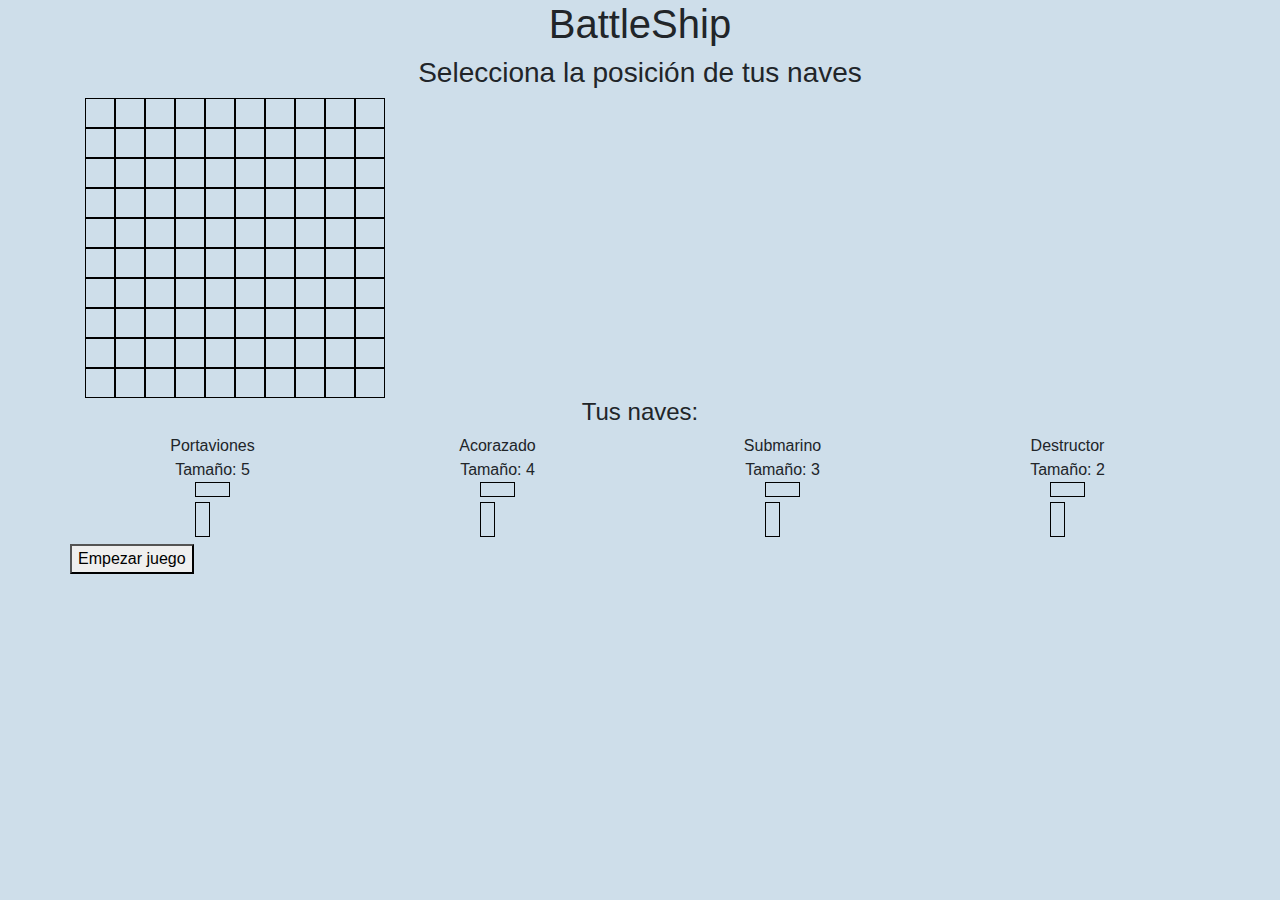
<file: Batalla Naval/index.html>
<!DOCTYPE html>
<html>
    <head>
        <meta charset="UTF-8">
        <link rel="stylesheet" href="https://stackpath.bootstrapcdn.com/bootstrap/4.3.1/css/bootstrap.min.css" integrity="sha384-ggOyR0iXCbMQv3Xipma34MD+dH/1fQ784/j6cY/iJTQUOhcWr7x9JvoRxT2MZw1T" crossorigin="anonymous">
        <link rel="stylesheet" href="battle.css" type="text/css" />
        <title>BattleShip Game</title>
    </head>
    <body>
        <h1>BattleShip</h1>
        <h3>Selecciona la posición de tus naves</h3>
        <div class="container">
            <div class="row">
                <div class="col">
                    <div id="board">
                    </div>
                </div>
                <div class="col">
                    <div id="boardAttack">
                    </div>
                </div>
            </div>
            <h4>Tus naves:</h4>
            <div id="ships" class="row">
                <div class="col"> 
                    <div>
                        <span>Portaviones</span></br>
                        <span>Tamaño: 5</span>
                    </div>
                    <div class="position"></div>
                </div>
                <div class="col"> 
                    <div>
                        <span>Acorazado</span></br>
                        <span>Tamaño: 4</span>
                    </div>
                    <div class="position"></div>
                </div>
                <div class="col"> 
                    <div>
                        <span>Submarino</span></br>
                        <span>Tamaño: 3</span>
                    </div>
                    <div class="position"></div>
                </div>
                <div class="col"> 
                    <div>
                        <span>Destructor</span></br>
                        <span>Tamaño: 2</span>
                    </div>
                    <div class="position"></div>
                </div>           
            </div>
            <div class="row">
                <button id="button" onclick="startGame()">Empezar juego</button>
            </div>
        </div>
        <script type="text/javascript" src="battle.js"></script>
    </body>
</html>
</file>
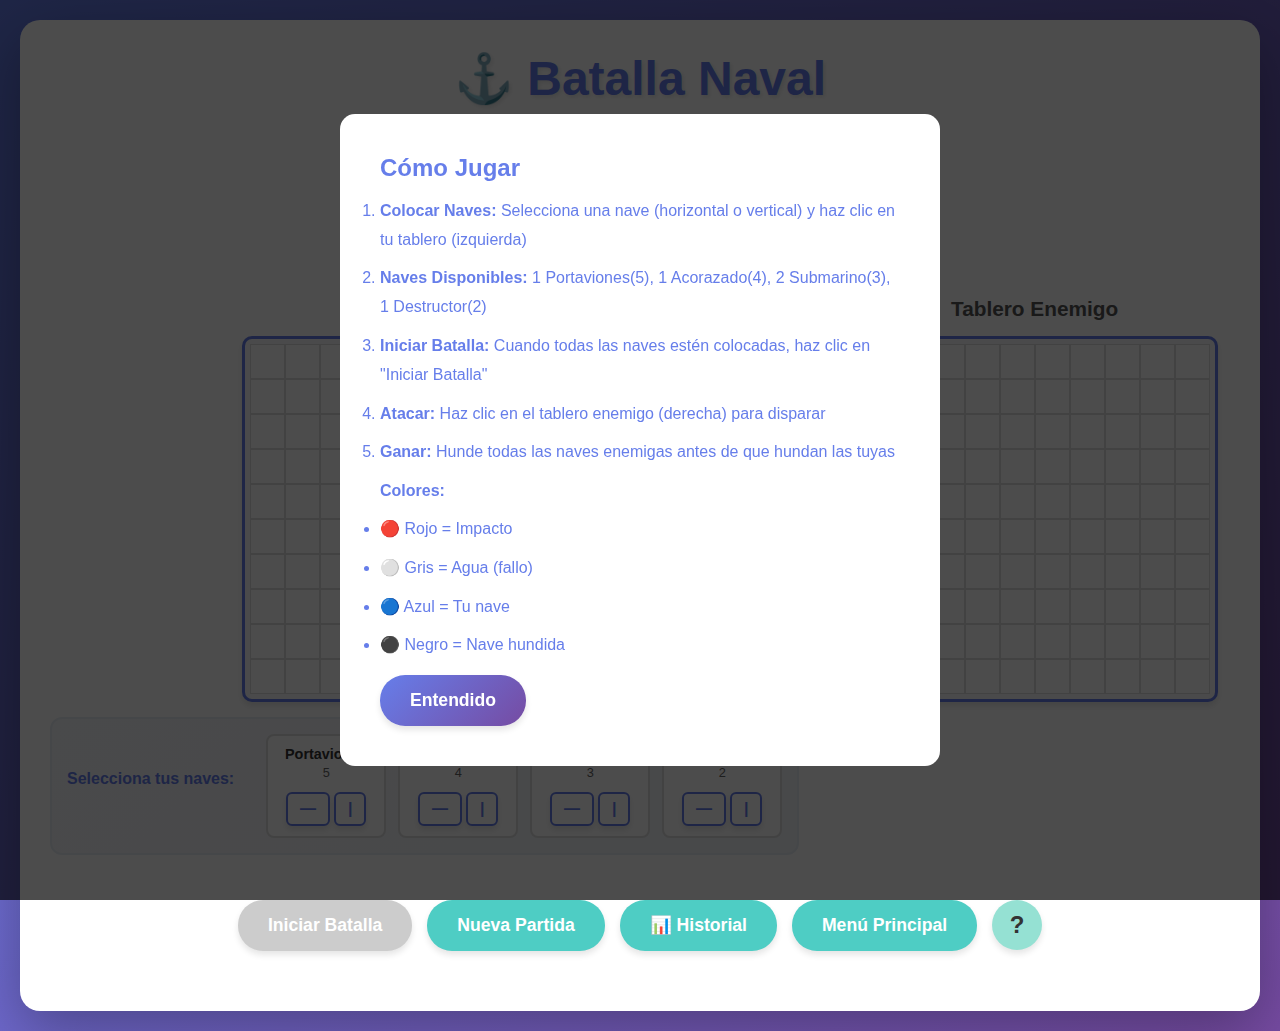
<file: Batalla Naval/classic.html>
<!DOCTYPE html>
<html lang="es">
    <head>
        <meta charset="UTF-8">
        <meta name="viewport" content="width=device-width, initial-scale=1.0">
        <link rel="stylesheet" href="battle-base.css" type="text/css" />
        <title>BattleShip - Modo Clásico</title>
    </head>
    <body>
        <div class="game-container">
            <header>
                <h1>⚓ Batalla Naval</h1>
                <div id="phaseDisplay" class="phase-display">Fase: Preparación</div>
            </header>

            <div id="message" class="message"></div>

            <div class="boards-container">
                <div class="board-section">
                    <h3>Tu Tablero</h3>
                    <div id="board" class="game-board"></div>
                    <div id="ships" class="ships-container">
                    </div>
                </div>

                <div class="board-section">
                    <h3>Tablero Enemigo</h3>
                    <div id="boardAttack" class="game-board"></div>
                </div>
            </div>

            <div id="controls" class="controls-container">
            </div>
        </div>

        <script type="text/javascript" src="battle-core.js"></script>
        <script type="text/javascript" src="classic.js"></script>
    </body>
</html>
</file>
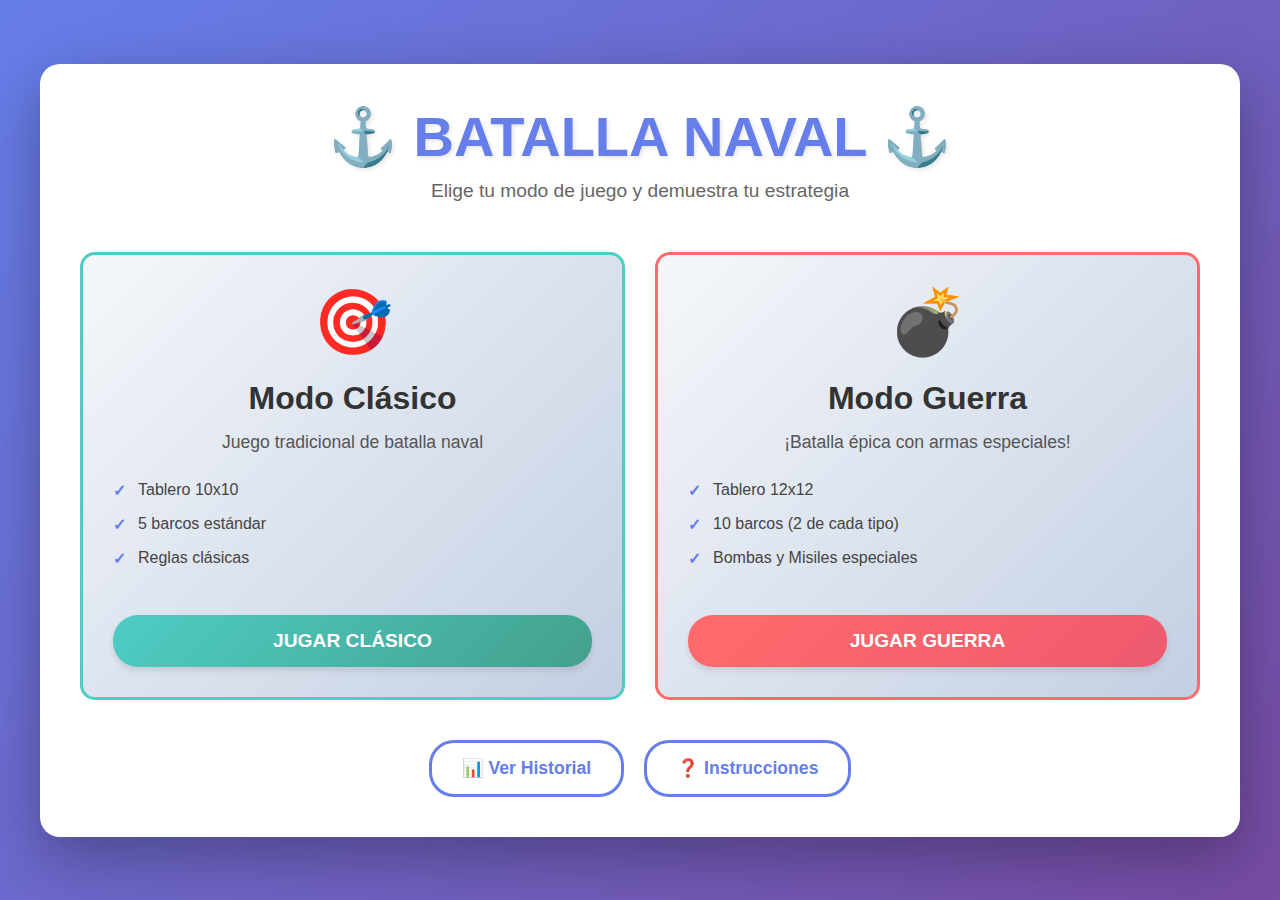
<file: Batalla Naval/menu.html>
<!DOCTYPE html>
<html lang="es">
<head>
    <meta charset="UTF-8">
    <meta name="viewport" content="width=device-width, initial-scale=1.0">
    <title>Batalla Naval - Menú Principal</title>
    <link rel="stylesheet" href="menu.css">
</head>
<body>
    <div class="menu-container">
        <header class="menu-header">
            <h1>⚓ BATALLA NAVAL ⚓</h1>
            <p class="subtitle">Elige tu modo de juego y demuestra tu estrategia</p>
        </header>

        <div class="menu-content">
            <div class="game-modes">
                <div class="mode-card classic-mode">
                    <div class="mode-icon">🎯</div>
                    <h2>Modo Clásico</h2>
                    <p>Juego tradicional de batalla naval</p>
                    <ul class="mode-features">
                        <li>Tablero 10x10</li>
                        <li>5 barcos estándar</li>
                        <li>Reglas clásicas</li>
                    </ul>
                    <button onclick="location.href='classic.html'" class="btn-play classic-btn">
                        JUGAR CLÁSICO
                    </button>
                </div>

                <div class="mode-card war-mode">
                    <div class="mode-icon">💣</div>
                    <h2>Modo Guerra</h2>
                    <p>¡Batalla épica con armas especiales!</p>
                    <ul class="mode-features">
                        <li>Tablero 12x12</li>
                        <li>10 barcos (2 de cada tipo)</li>
                        <li>Bombas y Misiles especiales</li>
                    </ul>
                    <button onclick="location.href='war.html'" class="btn-play war-btn">
                        JUGAR GUERRA
                    </button>
                </div>
            </div>

            <div class="menu-buttons">
                <button onclick="showHistory()" class="btn-secondary">
                    📊 Ver Historial
                </button>
                <button onclick="showInstructions()" class="btn-secondary">
                    ❓ Instrucciones
                </button>
            </div>
        </div>
    </div>

    <div id="historyModal" class="modal-overlay" style="display: none;">
        <div class="modal-content">
            <h2>Historial de Partidas</h2>
            <div id="historyContent"></div>
            <button onclick="closeHistory()" class="btn-primary">Cerrar</button>
        </div>
    </div>

    <div id="instructionsModal" class="modal-overlay" style="display: none;">
        <div class="modal-content">
            <h2>Instrucciones</h2>
            <div class="instructions-content">
                <h3>Modo Clásico</h3>
                <p>Juego tradicional de batalla naval en tablero 10x10 con 5 barcos.</p>
                
                <h3>Modo Guerra</h3>
                <p>Batalla épica en tablero 12x12 con 10 barcos y armas especiales:</p>
                <ul>
                    <li><strong>Bomba 💣:</strong> Ataque en área 3x3</li>
                    <li><strong>Misil 🚀:</strong> Ataque lineal de 3 casillas (horizontal o vertical)</li>
                </ul>
            </div>
            <button onclick="closeInstructions()" class="btn-primary">Entendido</button>
        </div>
    </div>

    <script src="menu.js"></script>
</body>
</html>
</file>
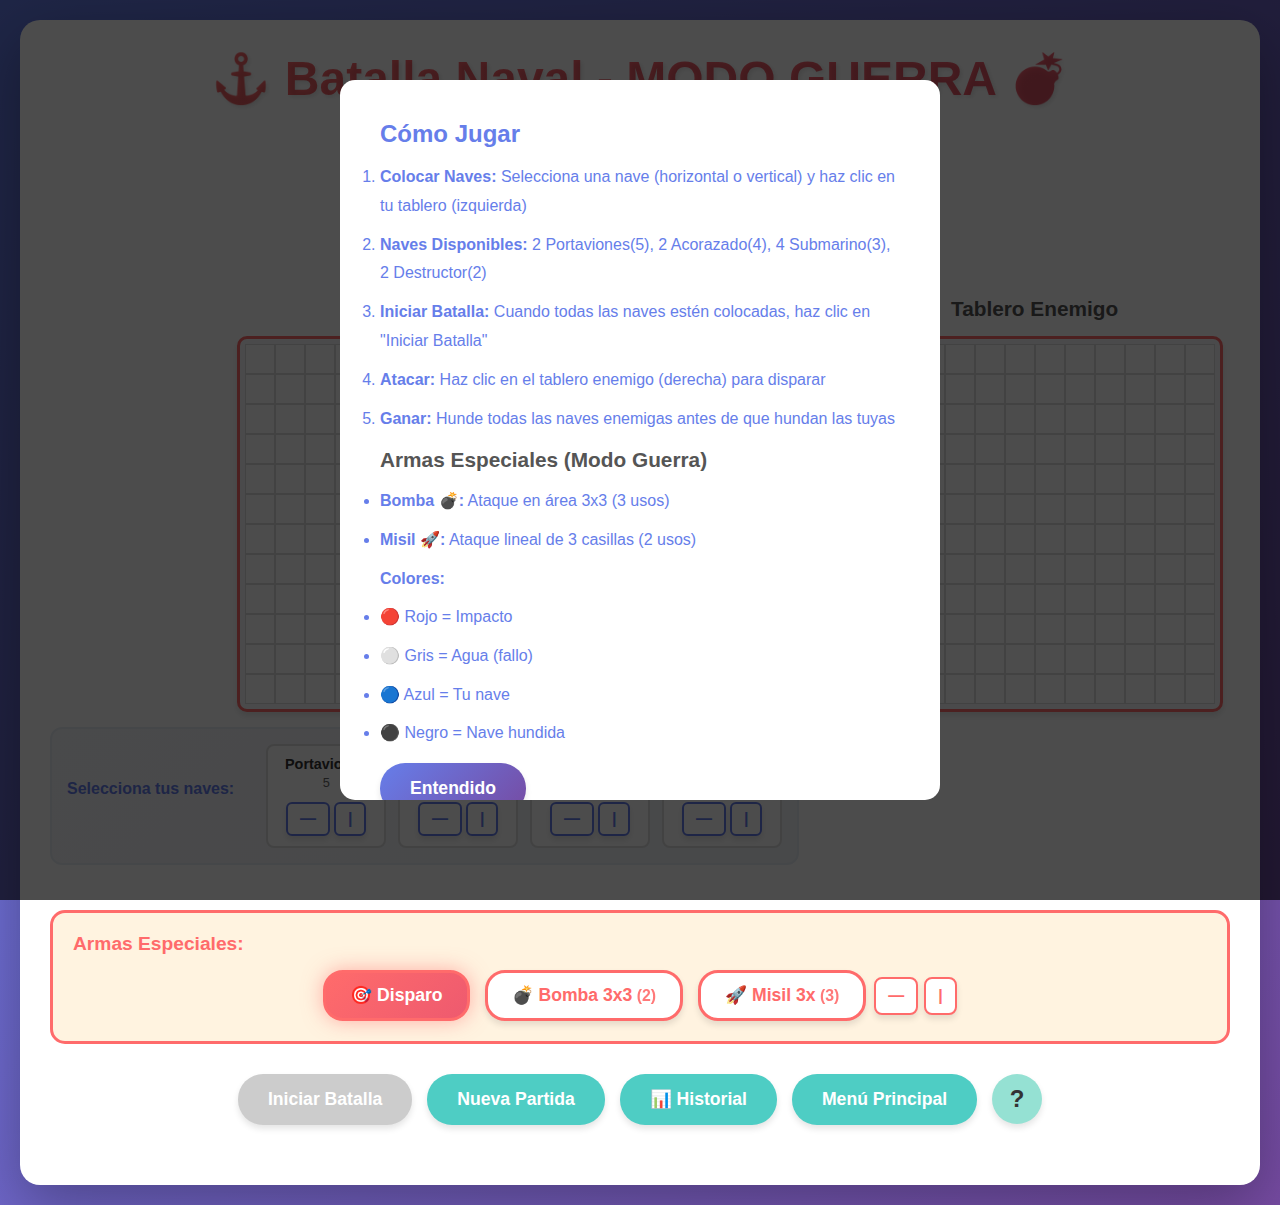
<file: Batalla Naval/war.html>
<!DOCTYPE html>
<html lang="es">
    <head>
        <meta charset="UTF-8">
        <meta name="viewport" content="width=device-width, initial-scale=1.0">
        <link rel="stylesheet" href="battle-base.css" type="text/css" />
        <link rel="stylesheet" href="war.css" type="text/css" />
        <title>BattleShip - Modo Guerra</title>
    </head>
    <body>
        <div class="game-container war-mode">
            <header>
                <h1>⚓ Batalla Naval - MODO GUERRA 💣</h1>
                <div id="phaseDisplay" class="phase-display">Fase: Preparación</div>
            </header>

            <div id="message" class="message"></div>

            <div class="boards-container">
                <div class="board-section">
                    <h3>Tu Tablero</h3>
                    <div id="board" class="game-board"></div>
                    <div id="ships" class="ships-container">
                    </div>
                </div>

                <div class="board-section">
                    <h3>Tablero Enemigo</h3>
                    <div id="boardAttack" class="game-board"></div>
                </div>
            </div>

            <div id="weapons" class="weapons-container">
            </div>

            <div id="controls" class="controls-container">
            </div>
        </div>

        <script type="text/javascript" src="battle-core.js"></script>
        <script type="text/javascript" src="war.js"></script>
    </body>
</html>
</file>
<file: Batalla Naval/battle.css>
body{
    background-color: #CEDEEA;
    text-align: center;
}
#board{
    width: 300px;
    height: 300px;
}
.myRow{
    width: 300px;
    height: 30px;
}
.grid{
    width: 30px;
    height: 30px;
    border: black 0.5px solid;
    display: inline-block
}
.position{
    display: inline-block;
}
.horizontal{
    width: 35px;
    height: 15px;
    border: black 0.5px solid;
}
.vertical{
    width: 15px;
    height: 35px;
    border: black 0.5px solid;
    margin-top: 5px;
}
.selected{
    background-color: blue;
}
.hit{
    background-color: red;
}
.miss{
    background-color: gray;
}
</file>
<file: Batalla Naval/battle-base.css>
* {
    margin: 0;
    padding: 0;
    box-sizing: border-box;
}

body {
    font-family: 'Segoe UI', Tahoma, Geneva, Verdana, sans-serif;
    background: linear-gradient(135deg, #667eea 0%, #764ba2 100%);
    min-height: 100vh;
    padding: 20px;
    color: #333;
}

.game-container {
    max-width: 1400px;
    margin: 0 auto;
    background: white;
    border-radius: 20px;
    padding: 30px;
    box-shadow: 0 20px 60px rgba(0, 0, 0, 0.3);
}

header {
    text-align: center;
    margin-bottom: 30px;
}

h1 {
    color: #667eea;
    font-size: 3em;
    margin-bottom: 15px;
    text-shadow: 2px 2px 4px rgba(0, 0, 0, 0.1);
}

h3 {
    color: #555;
    font-size: 1.3em;
    margin-bottom: 15px;
}

h4 {
    color: #667eea;
    margin-bottom: 15px;
    font-size: 1.2em;
}

.phase-display {
    display: inline-block;
    padding: 12px 30px;
    border-radius: 25px;
    font-weight: bold;
    font-size: 1.1em;
    margin-bottom: 20px;
    transition: all 0.3s ease;
}

.phase-setup {
    background: #4ECDC4;
    color: white;
}

.phase-battle {
    background: #FF6B6B;
    color: white;
    animation: pulse 2s infinite;
}

.phase-end {
    background: #95E1D3;
    color: #333;
}

@keyframes pulse {
    0%, 100% { transform: scale(1); }
    50% { transform: scale(1.05); }
}

.message {
    padding: 15px 25px;
    border-radius: 10px;
    margin: 20px auto;
    max-width: 600px;
    min-height: 50px;
    font-weight: bold;
    text-align: center;
    animation: slideIn 0.3s ease;
    visibility: hidden;
    opacity: 0;
    transition: opacity 0.3s ease, visibility 0.3s ease;
}

@keyframes slideIn {
    from {
        opacity: 0;
        transform: translateY(-20px);
    }
    to {
        opacity: 1;
        transform: translateY(0);
    }
}

.message-success {
    background: #d4edda;
    color: #155724;
    border: 2px solid #c3e6cb;
}

.message-error {
    background: #f8d7da;
    color: #721c24;
    border: 2px solid #f5c6cb;
}

.message-info {
    background: #d1ecf1;
    color: #0c5460;
    border: 2px solid #bee5eb;
}

.message-warning {
    background: #fff3cd;
    color: #856404;
    border: 2px solid #ffeaa7;
}

.message.visible {
    visibility: visible;
    opacity: 1;
}

.boards-container {
    display: grid;
    grid-template-columns: 1fr 1fr;
    gap: 40px;
    margin: 30px 0;
}

.board-section {
    display: flex;
    flex-direction: column;
    align-items: center;
}

.game-board {
    display: inline-block;
    border: 3px solid #667eea;
    border-radius: 10px;
    padding: 5px;
    background: #f8f9fa;
    box-shadow: 0 4px 6px rgba(0, 0, 0, 0.1);
}

.board-row {
    display: flex;
}

.cell {
    width: 35px;
    height: 35px;
    border: 1px solid #ddd;
    background: #fff;
    cursor: pointer;
    transition: all 0.2s ease;
    display: flex;
    align-items: center;
    justify-content: center;
}

.cell:hover {
    transform: scale(1.1);
    z-index: 10;
    box-shadow: 0 2px 8px rgba(0, 0, 0, 0.2);
}

.cell.ship-placed {
    border: 2px solid #333;
}

.cell.preview-valid {
    background: rgba(78, 205, 196, 0.5);
    border: 2px dashed #4ECDC4;
}

.cell.preview-invalid {
    background: rgba(255, 107, 107, 0.3);
    border: 2px dashed #FF6B6B;
}

.cell.hit {
    background: #FF6B6B !important;
    position: relative;
}

.cell.hit::after {
    content: '✕';
    color: white;
    font-size: 24px;
    font-weight: bold;
}

.cell.miss {
    background: #95a5a6;
    position: relative;
}

.cell.miss::after {
    content: '○';
    color: white;
    font-size: 20px;
}

.cell.sunk {
    background: #2c3e50 !important;
    border: 2px solid #000;
}

.cell.sunk::after {
    content: '☠';
    font-size: 20px;
}

.ships-container {
    margin: 15px auto;
    padding: 15px;
    background: linear-gradient(135deg, #f5f7fa 0%, #f0f3f8 100%);
    border-radius: 12px;
    border: 2px solid #e8eef5;
    transition: all 0.3s ease;
    display: flex;
    gap: 12px;
    align-items: center;
    justify-content: center;
    flex-wrap: nowrap;
    overflow-x: auto;
}

.ships-container:empty {
    display: none;
}

.ships-container h4 {
    margin-right: 20px;
    white-space: nowrap;
    font-size: 1em;
}

@media (max-width: 1024px) {
    .ships-container {
        margin: 10px auto;
        padding: 12px;
        overflow-x: auto;
    }
}

.ship-selector {
    display: flex;
    gap: 8px;
    align-items: center;
    padding: 0;
    background: transparent;
    border: none;
    margin: 0;
}

.ship-selector:hover {
    border-color: transparent;
    box-shadow: none;
}

.ship-item {
    background: white;
    border: 2px solid #ddd;
    border-radius: 8px;
    padding: 10px 12px;
    transition: all 0.2s ease;
    cursor: pointer;
    display: flex;
    flex-direction: column;
    align-items: center;
    justify-content: center;
    min-width: 120px;
    position: relative;
    text-align: center;
    flex-shrink: 0;
}

.ship-item:hover {
    transform: scale(1.05);
    box-shadow: 0 4px 12px rgba(0, 0, 0, 0.15);
    border-color: #667eea;
}

.ship-item.selected {
    border-color: #667eea;
    background: #667eea;
    color: white;
    box-shadow: 0 0 15px rgba(102, 126, 234, 0.4);
}

.ship-name {
    font-weight: bold;
    font-size: 0.9em;
    margin-bottom: 3px;
}

.ship-size {
    color: #666;
    font-size: 0.8em;
    margin-bottom: 6px;
}

.ship-item.selected .ship-size {
    color: #f0f0f0;
}

.ship-count {
    position: absolute;
    top: -10px;
    right: -10px;
    background: #FF6B6B;
    color: white;
    border-radius: 50%;
    width: 26px;
    height: 26px;
    display: flex;
    align-items: center;
    justify-content: center;
    font-size: 0.8em;
    font-weight: bold;
    border: 2px solid white;
    box-shadow: 0 2px 4px rgba(0, 0, 0, 0.2);
}

.ship-size {
    color: #666;
    font-size: 0.8em;
}

.orientations {
    display: flex;
    gap: 4px;
    justify-content: center;
    margin-top: 6px;
}

.orientation-btn {
    padding: 4px 10px;
    border: 2px solid #667eea;
    background: white;
    color: #667eea;
    border-radius: 6px;
    cursor: pointer;
    font-size: 0.95em;
    font-weight: bold;
    transition: all 0.2s ease;
}

.orientation-btn:hover {
    background: #667eea;
    color: white;
    transform: scale(1.1);
}

.ship-item.selected .orientation-btn {
    border-color: white;
    color: white;
}

.ship-item.selected .orientation-btn:hover {
    background: white;
    color: #667eea;
}

.controls-container {
    text-align: center;
    margin: 30px 0;
    display: flex;
    gap: 15px;
    justify-content: center;
    flex-wrap: wrap;
}

button {
    padding: 15px 30px;
    font-size: 1.1em;
    font-weight: bold;
    border: none;
    border-radius: 25px;
    cursor: pointer;
    transition: all 0.3s ease;
    box-shadow: 0 4px 6px rgba(0, 0, 0, 0.1);
}

button:hover {
    transform: translateY(-2px);
    box-shadow: 0 6px 12px rgba(0, 0, 0, 0.2);
}

.orientation-btn {
    padding: 6px 12px;
    border: 2px solid #667eea;
    background: white;
    color: #667eea;
    border-radius: 6px;
    cursor: pointer;
    font-size: 1em;
    font-weight: bold;
    transition: all 0.2s ease;
}

.orientation-btn:hover {
    background: #667eea;
    color: white;
    transform: scale(1.1);
}

.btn-primary {
    background: linear-gradient(135deg, #667eea 0%, #764ba2 100%);
    color: white;
}

.btn-primary:disabled {
    background: #ccc;
    cursor: not-allowed;
    transform: none;
}

.btn-secondary {
    background: #4ECDC4;
    color: white;
}

.btn-info {
    background: #95E1D3;
    color: #333;
    width: 50px;
    height: 50px;
    border-radius: 50%;
    padding: 0;
    font-size: 1.5em;
}

.modal, .history-modal {
    position: fixed;
    top: 0;
    left: 0;
    right: 0;
    bottom: 0;
    background: rgba(0, 0, 0, 0.7);
    display: flex;
    align-items: center;
    justify-content: center;
    z-index: 1000;
    animation: fadeIn 0.3s ease;
}

@keyframes fadeIn {
    from { opacity: 0; }
    to { opacity: 1; }
}

.modal-content, .history-content {
    background: white;
    padding: 40px;
    border-radius: 15px;
    max-width: 600px;
    max-height: 80vh;
    overflow-y: auto;
    animation: slideUp 0.3s ease;
}

@keyframes slideUp {
    from {
        transform: translateY(50px);
        opacity: 0;
    }
    to {
        transform: translateY(0);
        opacity: 1;
    }
}

.ready-modal {
    position: fixed;
    top: 0;
    left: 0;
    right: 0;
    bottom: 0;
    background: rgba(0, 0, 0, 0.7);
    display: flex;
    align-items: center;
    justify-content: center;
    z-index: 1001;
    animation: fadeIn 0.3s ease;
}

.ready-modal-content {
    background: linear-gradient(135deg, #fff5f5 0%, #fff9f9 100%);
    padding: 60px 40px;
    border-radius: 20px;
    max-width: 500px;
    text-align: center;
    animation: scaleIn 0.4s ease;
    box-shadow: 0 10px 40px rgba(0, 0, 0, 0.3);
    border: 3px solid #4ECDC4;
}

.ready-checkmark {
    font-size: 4em;
    margin-bottom: 20px;
    animation: bounce 0.6s ease-in-out;
}

@keyframes bounce {
    0%, 100% {
        transform: translateY(0);
    }
    50% {
        transform: translateY(-20px);
    }
}

@keyframes scaleIn {
    from {
        transform: scale(0.8);
        opacity: 0;
    }
    to {
        transform: scale(1);
        opacity: 1;
    }
}

.ready-modal-content h2 {
    color: #4ECDC4;
    font-size: 2.5em;
    margin-bottom: 20px;
    text-shadow: 2px 2px 4px rgba(0, 0, 0, 0.1);
}

.ready-modal-content p {
    color: #333;
    font-size: 1.1em;
    margin-bottom: 15px;
    line-height: 1.6;
}

.ready-modal-content .ready-subtext {
    color: #666;
    font-size: 0.95em;
    font-style: italic;
    margin-bottom: 30px;
}

.ready-modal-content .btn-primary {
    padding: 15px 40px;
    font-size: 1.2em;
    border: none;
    cursor: pointer;
    transition: all 0.3s ease;
}

.ready-modal-content .btn-primary:hover {
    transform: translateY(-3px);
    box-shadow: 0 10px 20px rgba(102, 126, 234, 0.3);
}

.modal-content, .history-content {
    color: #667eea;
    margin-bottom: 20px;
}

.modal-content ol, .modal-content ul {
    text-align: left;
    line-height: 1.8;
    margin: 15px 0;
}

.modal-content li {
    margin-bottom: 10px;
}

.history-table {
    width: 100%;
    border-collapse: collapse;
    margin: 20px 0;
}

.history-table th {
    background: #667eea;
    color: white;
    padding: 12px;
    text-align: left;
}

.history-table td {
    padding: 10px;
    border-bottom: 1px solid #ddd;
}

.history-table tr:hover {
    background: #f8f9fa;
}

.history-table .winner {
    color: #28a745;
    font-weight: bold;
}

.history-table .loser {
    color: #dc3545;
    font-weight: bold;
}

.history-row.victory {
    background-color: rgba(212, 237, 218, 0.3);
}

.history-row.defeat {
    background-color: rgba(242, 222, 222, 0.3);
}

@media (max-width: 1024px) {
    .boards-container {
        grid-template-columns: 1fr;
        gap: 20px;
    }
    
    h1 {
        font-size: 2em;
    }
    
    .cell {
        width: 30px;
        height: 30px;
    }
}

@media (max-width: 768px) {
    .game-container {
        padding: 15px;
    }
    
    h1 {
        font-size: 1.8em;
    }
    
    .cell {
        width: 25px;
        height: 25px;
    }
    
    .cell.hit::after, .cell.miss::after, .cell.sunk::after {
        font-size: 14px;
    }
    
    .ship-item {
        min-width: 150px;
        padding: 10px;
    }
    
    button {
        padding: 10px 20px;
        font-size: 0.9em;
    }
}

@media (max-width: 480px) {
    .cell {
        width: 22px;
        height: 22px;
    }
    
    .controls-container {
        flex-direction: column;
    }
    
    button {
        width: 100%;
    }
}

/* End Game Modal */
.end-game-modal {
    position: fixed;
    top: 0;
    left: 0;
    right: 0;
    bottom: 0;
    background: rgba(0, 0, 0, 0.8);
    display: flex;
    align-items: center;
    justify-content: center;
    z-index: 2000;
    animation: fadeIn 0.3s ease;
}

.end-game-content {
    background: white;
    padding: 50px;
    border-radius: 20px;
    max-width: 500px;
    text-align: center;
    animation: slideUp 0.5s ease;
    box-shadow: 0 20px 60px rgba(0, 0, 0, 0.5);
}

.end-game-icon {
    font-size: 5em;
    margin-bottom: 20px;
    animation: bounce 1s infinite;
}

@keyframes bounce {
    0%, 100% { transform: translateY(0); }
    50% { transform: translateY(-20px); }
}

.end-game-content h2 {
    color: #667eea;
    margin-bottom: 30px;
    font-size: 2em;
}

.end-game-stats {
    background: #f8f9fa;
    padding: 20px;
    border-radius: 10px;
    margin: 20px 0;
}

.end-game-stats p {
    margin: 10px 0;
    font-size: 1.1em;
}

.end-game-buttons {
    display: flex;
    gap: 15px;
    margin-top: 30px;
    justify-content: center;
}

.end-game-buttons button {
    flex: 1;
}
</file>
<file: Batalla Naval/menu.css>
* {
    margin: 0;
    padding: 0;
    box-sizing: border-box;
}

body {
    font-family: 'Segoe UI', Tahoma, Geneva, Verdana, sans-serif;
    background: linear-gradient(135deg, #667eea 0%, #764ba2 100%);
    min-height: 100vh;
    display: flex;
    align-items: center;
    justify-content: center;
    padding: 20px;
}

.menu-container {
    max-width: 1200px;
    width: 100%;
    background: white;
    border-radius: 20px;
    padding: 40px;
    box-shadow: 0 20px 60px rgba(0, 0, 0, 0.3);
}

.menu-header {
    text-align: center;
    margin-bottom: 50px;
}

.menu-header h1 {
    font-size: 3.5em;
    color: #667eea;
    margin-bottom: 10px;
    text-shadow: 2px 2px 4px rgba(0, 0, 0, 0.1);
    animation: float 3s ease-in-out infinite;
}

@keyframes float {
    0%, 100% { transform: translateY(0); }
    50% { transform: translateY(-10px); }
}

.subtitle {
    font-size: 1.2em;
    color: #666;
}

.menu-content {
    display: flex;
    flex-direction: column;
    gap: 40px;
}

.game-modes {
    display: grid;
    grid-template-columns: repeat(auto-fit, minmax(300px, 1fr));
    gap: 30px;
}

.mode-card {
    background: linear-gradient(135deg, #f5f7fa 0%, #c3cfe2 100%);
    border-radius: 15px;
    padding: 30px;
    text-align: center;
    transition: all 0.3s ease;
    border: 3px solid transparent;
}

.mode-card:hover {
    transform: translateY(-10px);
    box-shadow: 0 15px 30px rgba(0, 0, 0, 0.2);
}

.classic-mode {
    border-color: #4ECDC4;
}

.classic-mode:hover {
    background: linear-gradient(135deg, #4ECDC4 0%, #44A08D 100%);
    color: white;
}

.war-mode {
    border-color: #FF6B6B;
}

.war-mode:hover {
    background: linear-gradient(135deg, #FF6B6B 0%, #EE5A6F 100%);
    color: white;
}

.mode-icon {
    font-size: 4em;
    margin-bottom: 20px;
}

.mode-card h2 {
    font-size: 2em;
    margin-bottom: 15px;
    color: #333;
}

.mode-card:hover h2 {
    color: white;
}

.mode-card p {
    font-size: 1.1em;
    margin-bottom: 20px;
    color: #555;
}

.mode-card:hover p {
    color: #f0f0f0;
}

.mode-features {
    list-style: none;
    margin: 20px 0;
    text-align: left;
}

.mode-features li {
    padding: 8px 0;
    padding-left: 25px;
    position: relative;
    color: #444;
}

.mode-card:hover .mode-features li {
    color: white;
}

.mode-features li::before {
    content: "✓";
    position: absolute;
    left: 0;
    font-weight: bold;
    color: #667eea;
}

.mode-card:hover .mode-features li::before {
    color: #fff;
}

.btn-play {
    width: 100%;
    padding: 15px 30px;
    font-size: 1.2em;
    font-weight: bold;
    border: none;
    border-radius: 25px;
    cursor: pointer;
    margin-top: 20px;
    transition: all 0.3s ease;
    box-shadow: 0 4px 6px rgba(0, 0, 0, 0.1);
    color: white;
}

.classic-btn {
    background: linear-gradient(135deg, #4ECDC4 0%, #44A08D 100%);
}

.war-btn {
    background: linear-gradient(135deg, #FF6B6B 0%, #EE5A6F 100%);
}

.btn-play:hover {
    transform: scale(1.05);
    box-shadow: 0 6px 12px rgba(0, 0, 0, 0.2);
}

.menu-buttons {
    display: flex;
    gap: 20px;
    justify-content: center;
    flex-wrap: wrap;
}

.btn-secondary {
    padding: 15px 30px;
    font-size: 1.1em;
    font-weight: bold;
    border: 3px solid #667eea;
    background: white;
    color: #667eea;
    border-radius: 25px;
    cursor: pointer;
    transition: all 0.3s ease;
}

.btn-secondary:hover {
    background: #667eea;
    color: white;
    transform: translateY(-2px);
    box-shadow: 0 6px 12px rgba(0, 0, 0, 0.2);
}

.btn-primary {
    padding: 15px 30px;
    font-size: 1.1em;
    font-weight: bold;
    border: none;
    background: linear-gradient(135deg, #667eea 0%, #764ba2 100%);
    color: white;
    border-radius: 25px;
    cursor: pointer;
    transition: all 0.3s ease;
    box-shadow: 0 4px 6px rgba(0, 0, 0, 0.1);
}

.btn-primary:hover {
    transform: translateY(-2px);
    box-shadow: 0 6px 12px rgba(0, 0, 0, 0.2);
}

.modal-overlay {
    position: fixed;
    top: 0;
    left: 0;
    right: 0;
    bottom: 0;
    background: rgba(0, 0, 0, 0.7);
    display: flex;
    align-items: center;
    justify-content: center;
    z-index: 1000;
}

.modal-content {
    background: white;
    padding: 40px;
    border-radius: 15px;
    max-width: 600px;
    max-height: 80vh;
    overflow-y: auto;
    animation: slideUp 0.3s ease;
}

@keyframes slideUp {
    from {
        transform: translateY(50px);
        opacity: 0;
    }
    to {
        transform: translateY(0);
        opacity: 1;
    }
}

.modal-content h2 {
    color: #667eea;
    margin-bottom: 20px;
}

.modal-content h3 {
    color: #444;
    margin-top: 20px;
    margin-bottom: 10px;
}

.instructions-content {
    text-align: left;
    line-height: 1.8;
}

.instructions-content ul {
    margin: 10px 0 10px 20px;
}

.history-table {
    width: 100%;
    border-collapse: collapse;
    margin: 20px 0;
}

.history-table th {
    background: #667eea;
    color: white;
    padding: 12px;
    text-align: left;
}

.history-table td {
    padding: 10px;
    border-bottom: 1px solid #ddd;
}

.history-table tr:hover {
    background: #f8f9fa;
}

.winner {
    color: #28a745;
    font-weight: bold;
}

.loser {
    color: #dc3545;
    font-weight: bold;
}

@media (max-width: 768px) {
    .menu-header h1 {
        font-size: 2.5em;
    }
    
    .game-modes {
        grid-template-columns: 1fr;
    }
    
    .menu-buttons {
        flex-direction: column;
    }
    
    .btn-secondary {
        width: 100%;
    }
}
</file>
<file: Batalla Naval/war.css>
/* War Mode Specific Styles */

.war-mode h1 {
    background: linear-gradient(135deg, #FF6B6B 0%, #EE5A6F 100%);
    -webkit-background-clip: text;
    -webkit-text-fill-color: transparent;
    background-clip: text;
}

.war-mode .game-board {
    border-color: #FF6B6B;
}

.war-mode .cell {
    width: 30px;
    height: 30px;
}

.weapons-container {
    background: #fff3e0;
    border: 3px solid #FF6B6B;
    border-radius: 15px;
    padding: 20px;
    margin: 20px 0;
}

.weapons-container h4 {
    color: #FF6B6B;
    margin-bottom: 15px;
}

.weapons-grid {
    display: flex;
    gap: 15px;
    flex-wrap: wrap;
    justify-content: center;
    align-items: center;
}

.weapon-item {
    display: flex;
    gap: 8px;
    align-items: center;
}

.weapon-btn {
    padding: 12px 24px;
    font-size: 1.1em;
    font-weight: bold;
    border: 3px solid #FF6B6B;
    background: white;
    color: #FF6B6B;
    border-radius: 20px;
    cursor: pointer;
    transition: all 0.3s ease;
}

.weapon-btn:hover {
    background: #FF6B6B;
    color: white;
    transform: translateY(-3px);
    box-shadow: 0 6px 12px rgba(255, 107, 107, 0.3);
}

.weapon-btn.selected {
    background: linear-gradient(135deg, #FF6B6B 0%, #EE5A6F 100%);
    color: white;
    box-shadow: 0 0 20px rgba(255, 107, 107, 0.5);
}

.weapon-uses {
    font-size: 0.9em;
    opacity: 0.9;
}

.weapon-orientations {
    display: flex;
    gap: 6px;
    align-items: center;
}

.weapon-orientations .orientation-btn {
    padding: 8px 12px;
    font-size: 1em;
    border: 2px solid #FF6B6B;
    background: white;
    color: #FF6B6B;
    border-radius: 8px;
    cursor: pointer;
    transition: all 0.2s ease;
}

.weapon-orientations .orientation-btn:hover {
    background: #FF6B6B;
    color: white;
}

.attack-preview {
    background: rgba(255, 107, 107, 0.3) !important;
    border: 2px dashed #FF6B6B !important;
    animation: pulse-attack 0.5s infinite;
}

@keyframes pulse-attack {
    0%, 100% { opacity: 0.5; }
    50% { opacity: 1; }
}

@media (max-width: 1024px) {
    .war-mode .cell {
        width: 25px;
        height: 25px;
    }
}

@media (max-width: 768px) {
    .war-mode .cell {
        width: 20px;
        height: 20px;
    }
    
    .weapons-grid {
        flex-direction: column;
    }
    
    .weapon-btn {
        width: 100%;
    }
}
</file>
